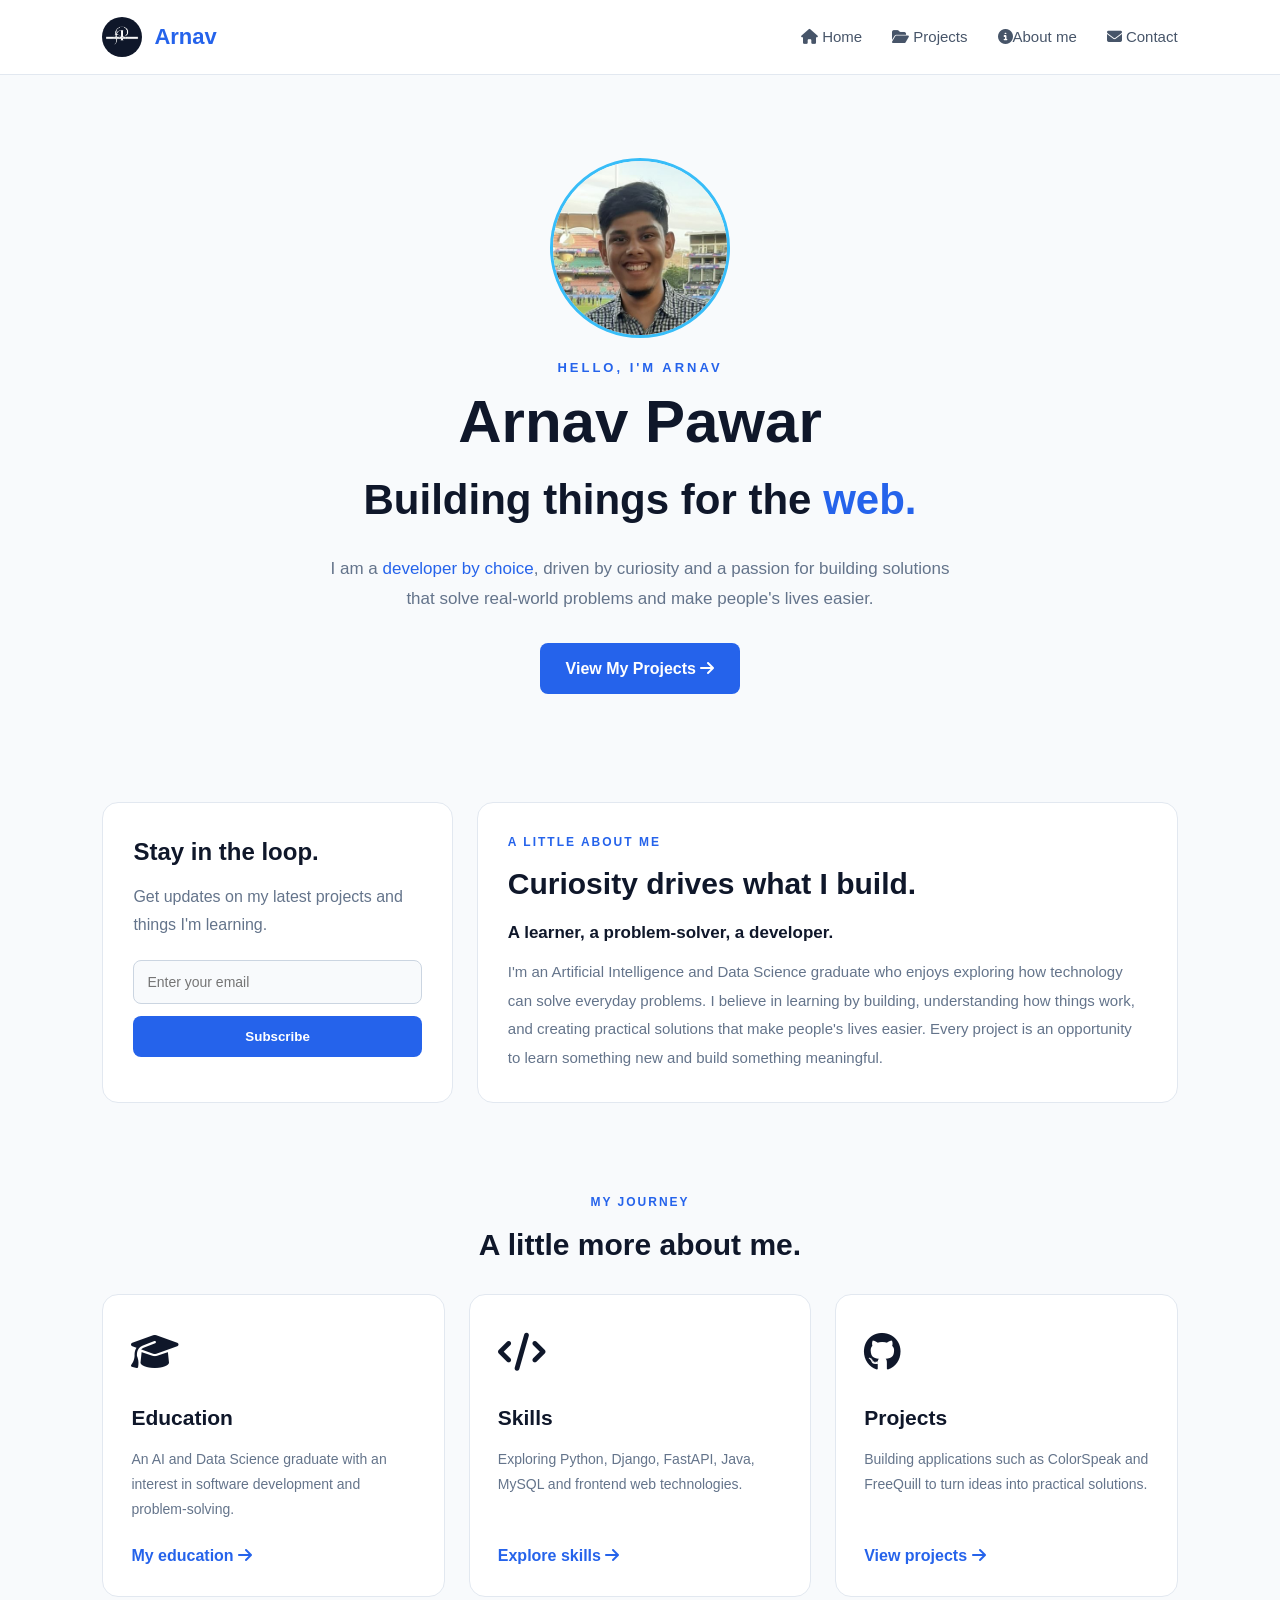
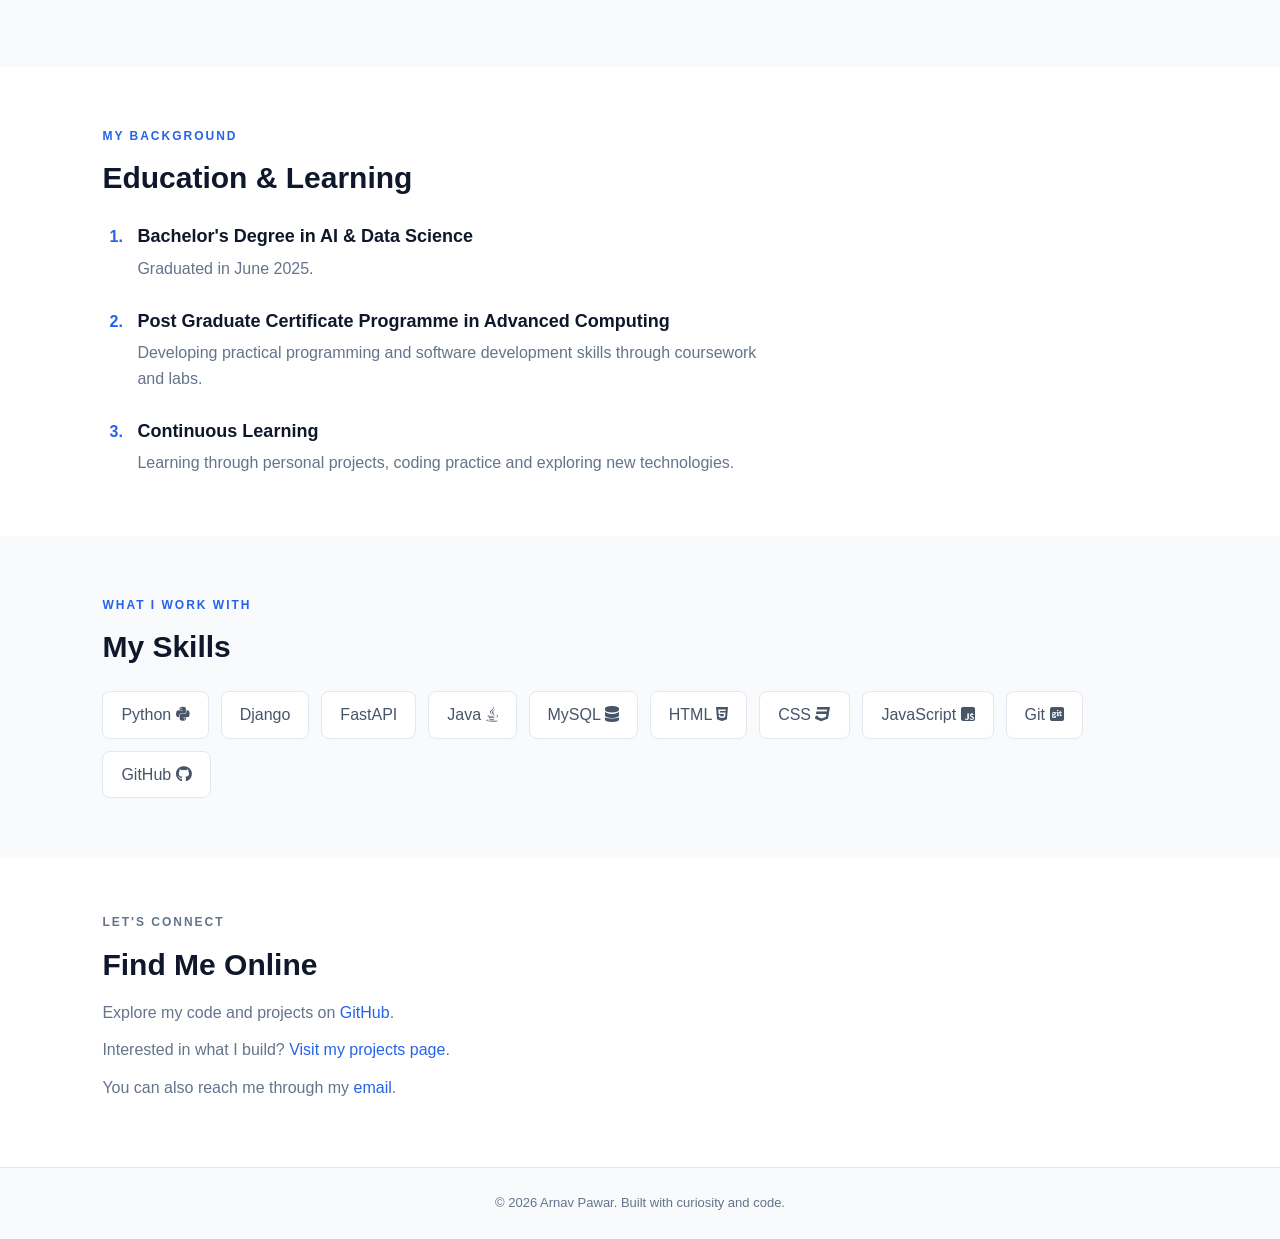
<file: index.html>
<!DOCTYPE html>
<html lang="en">
<head>
    <meta charset="UTF-8">
    <meta name="viewport" content="width=device-width, initial-scale=1.0">
    <meta name="description" content="Arnav Pawar's developer portfolio, projects, skills and education.">
    <link rel="stylesheet" href="https://cdnjs.cloudflare.com/ajax/libs/font-awesome/6.7.2/css/all.min.css"/>

    <title>Arnav Pawar | Developer Portfolio</title>
    <link rel="stylesheet" href="style.css">
</head>
<body>

  
    <header class="navbar">
        <a href="index.html" class="logo">
            <img src="logo.png" alt="Arnav logo">
            <span>Arnav</span>
        </a>

        <nav>
            <ul class="nav-links">
                <li><a href="index.html"> <i class="fa-solid fa-house" aria-hidden="true"></i> Home</a> </li>
                <li><a href="projects.html">  <i class="fa-solid fa-folder-open" aria-hidden="true"></i> Projects</a></li>
                <li><a href="#about"><i class="fa-solid fa-circle-info"></i>About me</a></li>
                <li><a href="contact.html">  <i class="fa-solid fa-envelope" aria-hidden="true"></i> Contact</a></li>
            </ul>
        </nav>
    </header>

    <main>

   
        <section id="home" class="hero">

            <img
                src="x_profile_self.jpg"
                alt="Profile photo of Arnav Pawar"
                width="180"
                height="180"
                class="profile-photo"
            >

            <p class="intro">HELLO, I'M ARNAV</p>

            <h1>Arnav Pawar</h1>

            <h2 class="hero-heading">
                Building things for the <span>web.</span>
            </h2>

            <p class="hero-description">
                I am a <span class="highlight">developer by choice</span>,
                driven by curiosity and a passion for building solutions
                that solve real-world problems and make people's lives easier.
            </p>

            <a href="projects.html" class="hero-btn">
                View My Projects <i class="fa-solid fa-arrow-right"></i>
            </a>

        </section>

   
        <section class="middle-row">

            <div class="subscribe-box">
                <h2>Stay in the loop.</h2>

                <p>
                    Get updates on my latest projects and things I'm learning.
                </p>

                <form action="#" method="get">
                    <input
                        type="email"
                        name="email"
                        placeholder="Enter your email"
                        aria-label="Email address"
                        required
                    >

                    <button type="submit">Subscribe</button>
                </form>
            </div>

            <div class="about-box" id="about">
                <p class="section-label">A LITTLE ABOUT ME</p>

                <h2>Curiosity drives what I build.</h2>

                <h3>A learner, a problem-solver, a developer.</h3>

                <p>
                    I'm an Artificial Intelligence and Data Science graduate
                    who enjoys exploring how technology can solve everyday
                    problems. I believe in learning by building, understanding
                    how things work, and creating practical solutions that
                    make people's lives easier. Every project is an opportunity
                    to learn something new and build something meaningful.
                </p>
            </div>

        </section>


        <section class="card-section">

            <div class="card-heading">
                <p class="section-label">MY JOURNEY</p>
                <h2>A little more about me.</h2>
            </div>

            <div class="card-row">

            
                <article class="info-card">
                    <div class="card-icon" aria-hidden="true">  <i class="fa-solid fa-graduation-cap" aria-hidden="true"></i></div>

                    <h3>Education</h3>

                    <p>
                        An AI and Data Science graduate with an interest
                        in software development and problem-solving.
                    </p>

                    <a href="#education">My education <i class="fa-solid fa-arrow-right"></i></a>
                </article>

              
                <article class="info-card">
                    <div class="card-icon" aria-hidden="true"><i class="fa-solid fa-code" aria-hidden="true"></i></div>

                    <h3>Skills</h3>

                    <p>
                        Exploring Python, Django, FastAPI, Java, MySQL
                        and frontend web technologies.
                    </p>

                    <a href="#skills">Explore skills <i class="fa-solid fa-arrow-right"></i></a>
                </article>

                <article class="info-card">
                    <div class="card-icon" aria-hidden="true"><i class="fa-brands fa-github" aria-hidden="true"></i></div>

                    <h3>Projects</h3>

                    <p>
                        Building applications such as ColorSpeak and
                        FreeQuill to turn ideas into practical solutions.
                    </p>

                    <a href="projects.html">View projects <i class="fa-solid fa-arrow-right"></i></a>
                </article>

            </div>
        </section>

      
        <section class="education-section" id="education">

            <p class="section-label">MY BACKGROUND</p>
            <h2>Education & Learning</h2>

            <ol class="education-list">
                <li>
                    <h3>Bachelor's Degree in AI & Data Science</h3>
                    <p>
                        Graduated in June 2025.
                    </p>
                </li>

                <li>
                    <h3>Post Graduate Certificate Programme in Advanced Computing</h3>
                    <p>
                        Developing practical programming and software
                        development skills through coursework and labs.
                    </p>
                </li>

                <li>
                    <h3>Continuous Learning</h3>
                    <p>
                        Learning through personal projects, coding practice
                        and exploring new technologies.
                    </p>
                </li>
            </ol>

        </section>

   
        <section class="skills-section" id="skills">

            <p class="section-label">WHAT I WORK WITH</p>
            <h2>My Skills</h2>

            <ul class="skills-list">
                <li>Python <i class="fa-brands fa-python"></i></li>
                <li>Django</li>
                <li>FastAPI</li>
                <li>Java <i class="fa-brands fa-java"></i></li>
                <li>MySQL <i class="fa-solid fa-database"></i> </li>
                <li>HTML <i class="fa-brands fa-html5"></i></li>
                <li>CSS <i class="fa-brands fa-css3"></i></li>
                <li>JavaScript <i class="fa-brands fa-square-js"></i></li>
                <li>Git <i class="fa-brands fa-square-git"></i></li>
                <li>GitHub <i class="fa-brands fa-github"></i></li>
            </ul>

        </section>

   
        <section class="links-section" id="contact">

            <p class="section-label">LET'S CONNECT</p>
            <h2>Find Me Online</h2>

            <p>
                Explore my code and projects on
                <a  href="https://github.com/Arnav1333" target="_blank" rel="noopener noreferrer">GitHub</a>.
            </p>

            <p>
                Interested in what I build?
                <a href="projects.html">Visit my projects page</a>.
            </p>

            <p>
                You can also reach me through my
                <a href="mailto:pawar.arnav1333@gmail.com">email</a>.
            </p>

        </section>

    </main>

  
    <footer class="footer">
        <p>© 2026 Arnav Pawar. Built with curiosity and code.</p>
    </footer>

</body>
</html>
</file>
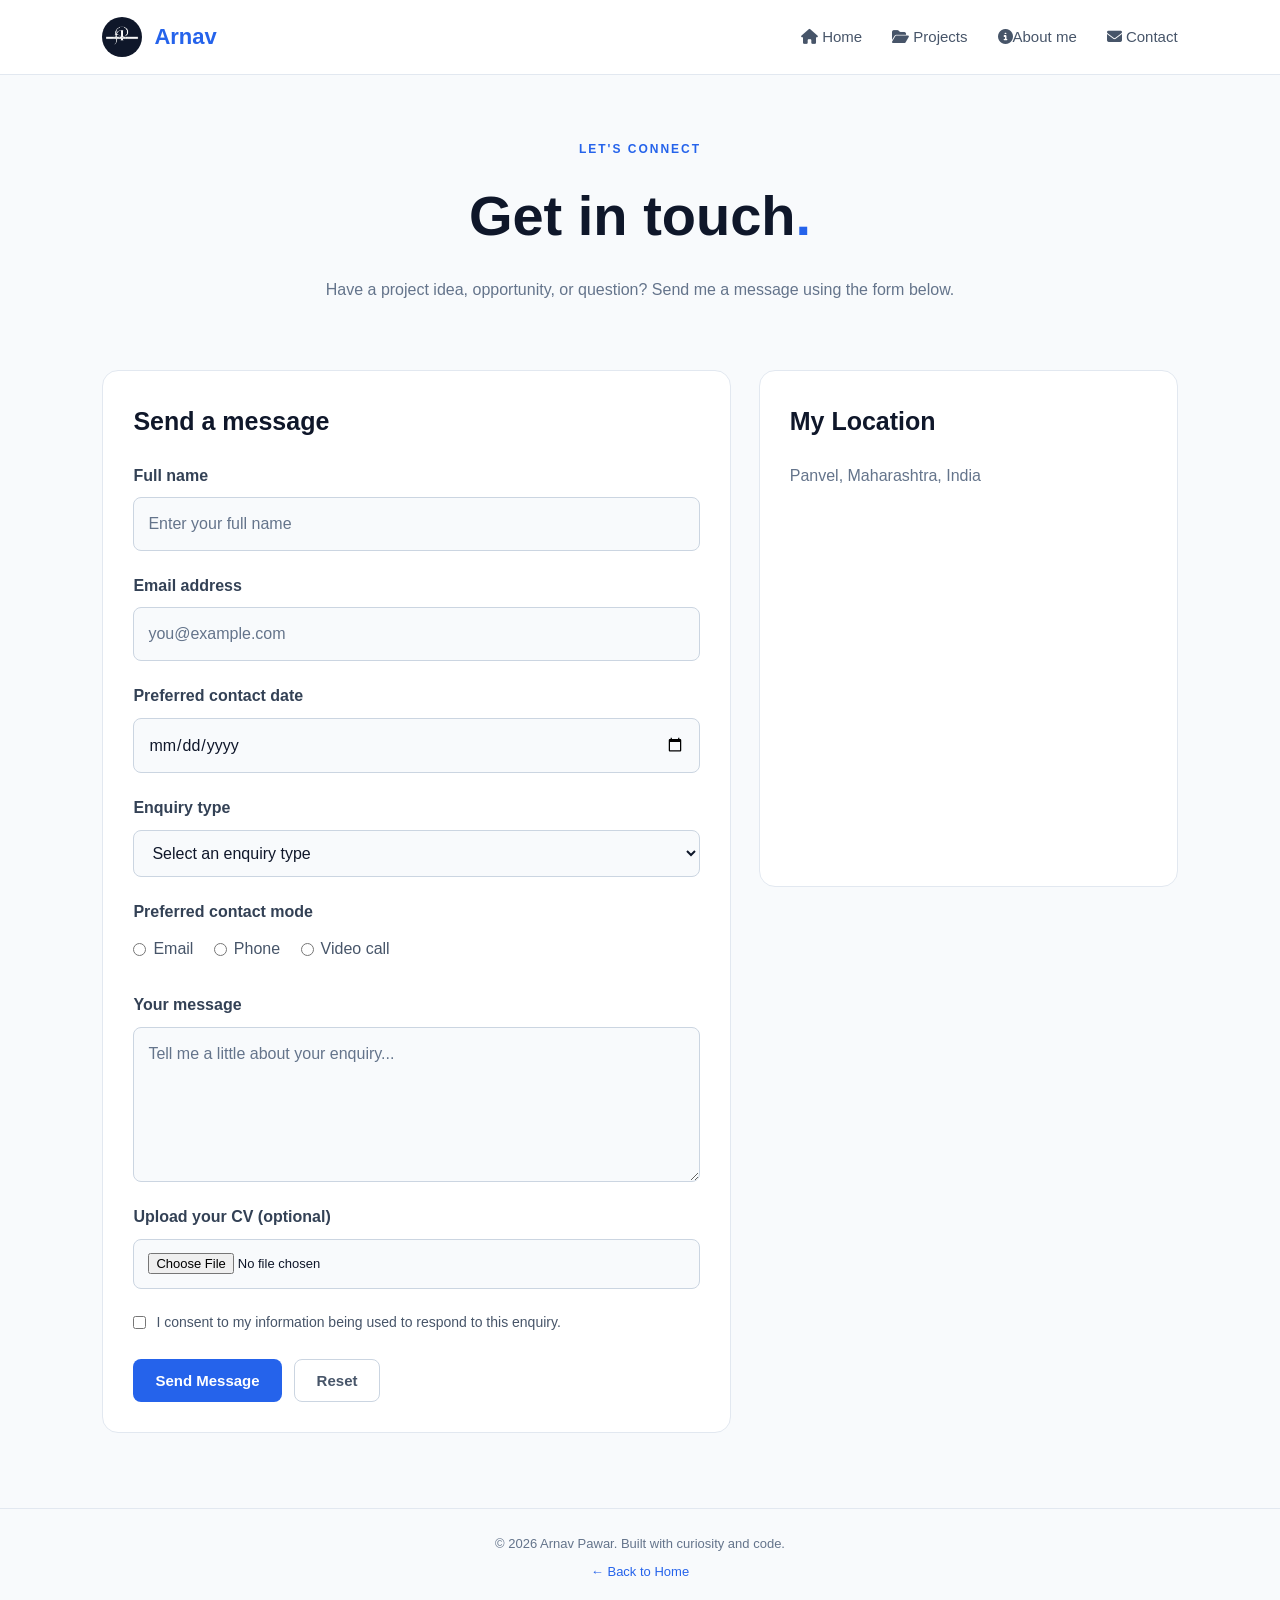
<file: contact.html>
<!DOCTYPE html>
<html lang="en">
<head>
    <meta charset="UTF-8">
    <meta name="viewport" content="width=device-width, initial-scale=1.0">
    <title>Contact | Arnav Pawar</title>
    <link rel="stylesheet" href="https://cdnjs.cloudflare.com/ajax/libs/font-awesome/6.7.2/css/all.min.css"/>
    <link rel="stylesheet" href="style.css">
</head>
<body>

    <header class="navbar">
        <a href="index.html" class="logo">
            <img src="logo.png" alt="Arnav logo">
            <span>Arnav</span>
        </a>

        <nav>
            <ul class="nav-links">
                <li><a href="index.html"> <i class="fa-solid fa-house" aria-hidden="true"></i> Home</a> </li>
                <li><a href="projects.html">  <i class="fa-solid fa-folder-open" aria-hidden="true"></i> Projects</a></li>
                <li><a href="index.html"><i class="fa-solid fa-circle-info"></i>About me</a></li>
                <li><a href="contact.html">  <i class="fa-solid fa-envelope" aria-hidden="true"></i> Contact</a></li>
            </ul>
        </nav>
    </header>

    <main class="contact-page">

        <section class="contact-hero">
            <p class="section-label">LET'S CONNECT</p>
            <h1>Get in touch<span>.</span></h1>
            <p>
                Have a project idea, opportunity, or question?
                Send me a message using the form below.
            </p>
        </section>

        <section class="contact-layout">

          
            <div class="contact-form-box">
                <h2>Send a message</h2>

                <form
                    id="contact-form"
                    action="https://example.com/submit-contact"
                    method="post"
                    enctype="multipart/form-data"
                >

           
                    <div class="form-group">
                        <label for="name">Full name</label>
                        <input
                            type="text"
                            id="name"
                            name="name"
                            placeholder="Enter your full name"
                            autocomplete="name"
                            required
                        >
                    </div>

       
                    <div class="form-group">
                        <label for="email">Email address</label>
                        <input
                            type="email"
                            id="email"
                            name="email"
                            placeholder="you@example.com"
                            autocomplete="email"
                            required
                        >
                    </div>

               
                    <div class="form-group">
                        <label for="contact-date">
                            Preferred contact date
                        </label>
                        <input
                            type="date"
                            id="contact-date"
                            name="contact-date"
                            required
                        >
                    </div>

       
                    <div class="form-group">
                        <label for="enquiry-type">Enquiry type</label>
                        <select
                            id="enquiry-type"
                            name="enquiry-type"
                            required
                        >
                            <option value="" disabled selected>
                                Select an enquiry type
                            </option>
                            <option value="job">Job opportunity</option>
                            <option value="project">Project collaboration</option>
                            <option value="question">General question</option>
                            <option value="other">Other</option>
                        </select>
                    </div>

                    <fieldset class="form-group radio-group">
                        <legend>Preferred contact mode</legend>

                        <div class="radio-option">
                            <input
                                type="radio"
                                id="contact-email"
                                name="contact-mode"
                                value="email"
                                required
                            >
                            <label for="contact-email">Email</label>
                        </div>

                        <div class="radio-option">
                            <input
                                type="radio"
                                id="contact-phone"
                                name="contact-mode"
                                value="phone"
                            >
                            <label for="contact-phone">Phone</label>
                        </div>

                        <div class="radio-option">
                            <input
                                type="radio"
                                id="contact-video"
                                name="contact-mode"
                                value="video-call"
                            >
                            <label for="contact-video">Video call</label>
                        </div>
                    </fieldset>

   
                    <div class="form-group">
                        <label for="message">Your message</label>
                        <textarea
                            id="message"
                            name="message"
                            rows="5"
                            placeholder="Tell me a little about your enquiry..."
                            required
                        ></textarea>
                    </div>

             
                    <div class="form-group">
                        <label for="cv">Upload your CV (optional)</label>
                        <input
                            type="file"
                            id="cv"
                            name="cv"
                            accept=".pdf,.doc,.docx"
                        >
                    </div>

               
                    <div class="consent-option">
                        <input
                            type="checkbox"
                            id="consent"
                            name="consent"
                            value="yes"
                            required
                        >
                        <label for="consent">
                            I consent to my information being used
                            to respond to this enquiry.
                        </label>
                    </div>

             
                    <div class="form-buttons">
                        <button type="submit">Send Message</button>
                        <button type="reset" class="reset-btn">Reset</button>
                    </div>

                </form>
            </div>

   
            <aside class="contact-map-box">
                <h2>My Location</h2>
                <p>Panvel, Maharashtra, India</p>

                <iframe
                    id="city-map"
                    title="Map of Panvel, Maharashtra"
                    src="https://maps.google.com/maps?q=Panvel%2C%20Maharashtra%2C%20India&output=embed"
                    width="100%"
                    height="350"
                    style="border:0;"
                    loading="lazy"
                    referrerpolicy="no-referrer-when-downgrade"
                    allowfullscreen
                ></iframe>
            </aside>

        </section>

    </main>

    <footer class="footer">
        <p>© 2026 Arnav Pawar. Built with curiosity and code.</p>
        <p><a href="index.html">← Back to Home</a></p>
    </footer>

</body>
</html>
</file>
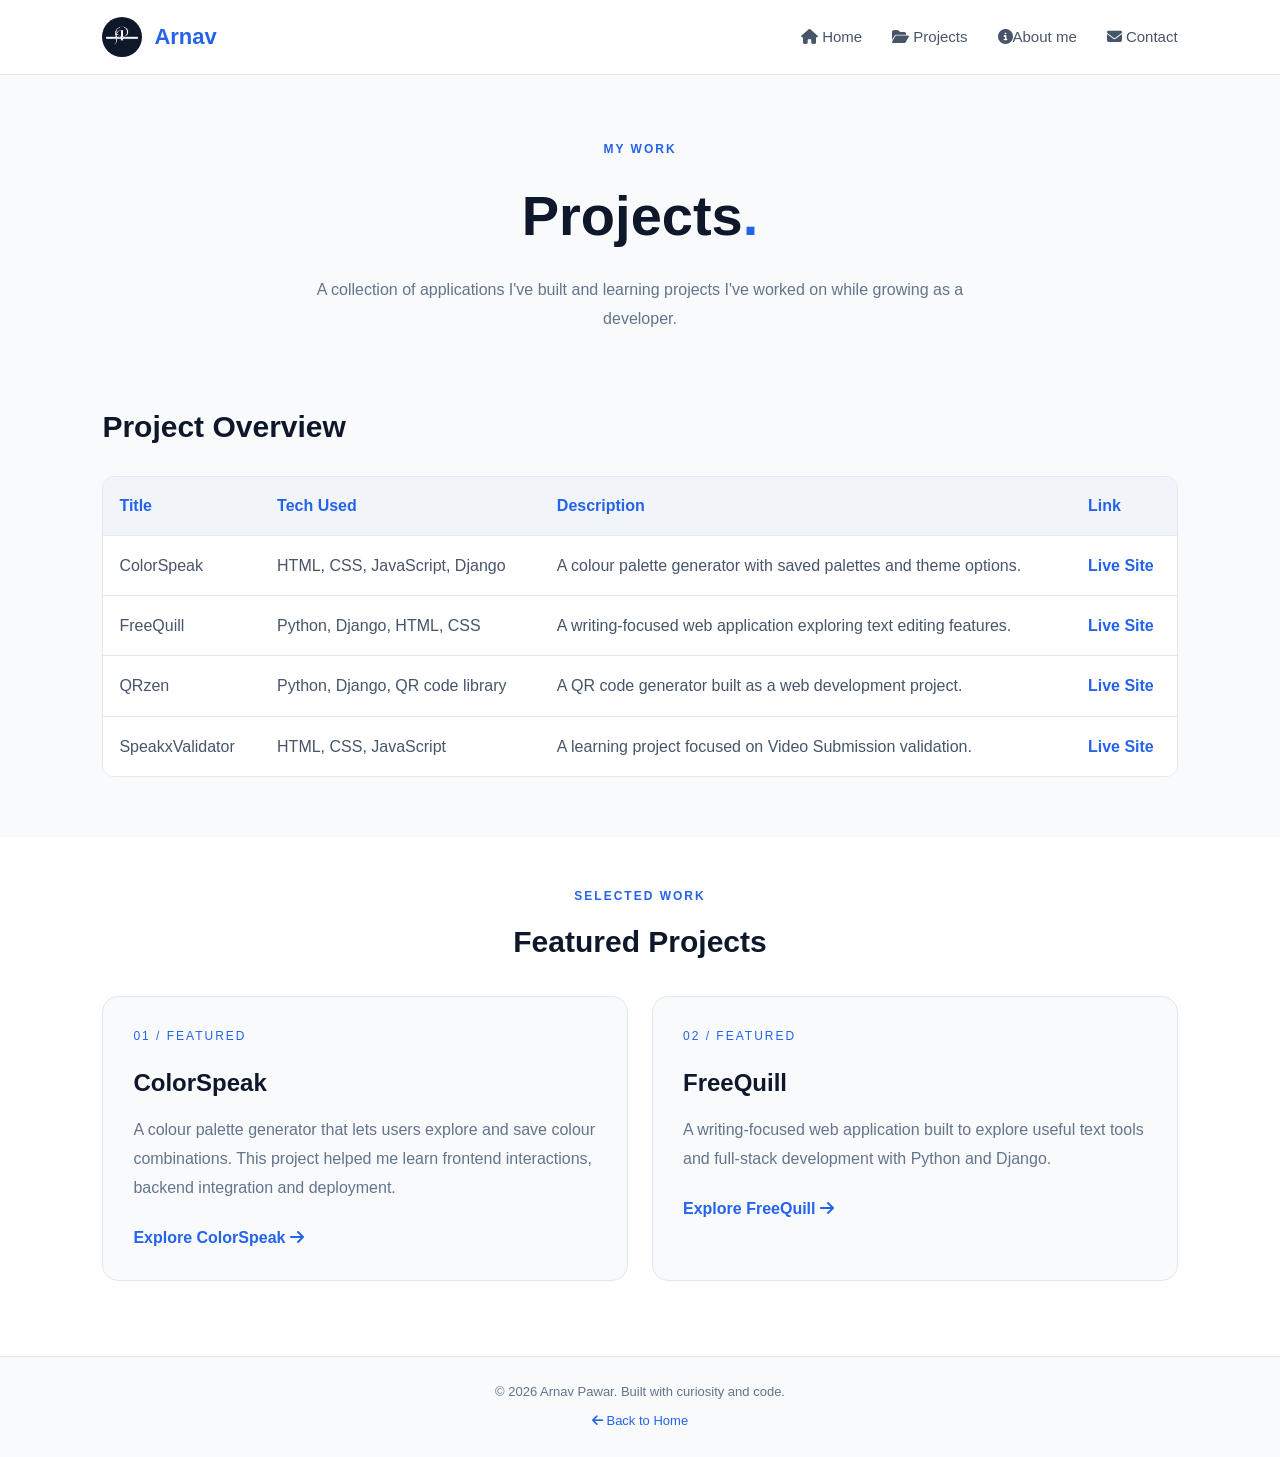
<file: projects.html>
<!DOCTYPE html>
<html lang="en">
<head>
    <meta charset="UTF-8">
    <meta name="viewport" content="width=device-width, initial-scale=1.0">
    <title>Projects | Arnav Pawar</title>
    <link rel="stylesheet" href="https://cdnjs.cloudflare.com/ajax/libs/font-awesome/6.7.2/css/all.min.css"/>
    <link rel="stylesheet" href="style.css">
</head>
<body>

    <header class="navbar">
        <a href="index.html" class="logo">
            <img src="logo.png" alt="Arnav logo">
            <span>Arnav</span>
        </a>

        <nav>
            <ul class="nav-links">
                <li><a href="index.html"> <i class="fa-solid fa-house" aria-hidden="true"></i> Home</a> </li>
                <li><a href="projects.html">  <i class="fa-solid fa-folder-open" aria-hidden="true"></i> Projects</a></li>
                <li><a href="index.html"><i class="fa-solid fa-circle-info"></i>About me</a></li>
                <li><a href="contact.html">  <i class="fa-solid fa-envelope" aria-hidden="true"></i> Contact</a></li>
            </ul>
        </nav>
    </header>

    <main class="projects-page">

        <section class="projects-hero">
            <p class="section-label">MY WORK</p>
            <h1>Projects<span>.</span></h1>
            <p>
                A collection of applications I've built and learning
                projects I've worked on while growing as a developer.
            </p>
        </section>

        <!-- Projects Table -->
        <section class="project-table-section">
            <h2>Project Overview</h2>

            <div class="table-container">
                <table>
                    <thead>
                        <tr>
                            <th scope="col">Title</th>
                            <th scope="col">Tech Used</th>
                            <th scope="col">Description</th>
                            <th scope="col">Link</th>
                        </tr>
                    </thead>

                    <tbody>
                        <tr>
                            <td>ColorSpeak</td>
                            <td>HTML, CSS, JavaScript, Django</td>
                            <td>
                                A colour palette generator with saved
                                palettes and theme options.
                            </td>
                            <td>
                                <a href="https://colorspeak.netlify.app"
                                   target="_blank"
                                   rel="noopener noreferrer">Live Site</a>
                            </td>
                        </tr>

                        <tr>
                            <td>FreeQuill</td>
                            <td>Python, Django, HTML, CSS</td>
                            <td>
                                A writing-focused web application
                                exploring text editing features.
                            </td>
                            <td>
                                <a href="https://blog-web-eez4.onrender.com/"
                                   target="_blank"
                                   rel="noopener noreferrer">Live Site</a>
                            </td>
                        </tr>

                        <tr>
                            <td>QRzen</td>
                            <td>Python, Django, QR code library</td>
                            <td>
                                A QR code generator built as a
                                web development project.
                            </td>
                            <td>
                                <a href="https://qrcodegenerator-q5nn.onrender.com/"
                                   target="_blank"
                                   rel="noopener noreferrer">Live Site</a>
                            </td>
                        </tr>

                        <tr>
                            <td>SpeakxValidator</td>
                            <td>HTML, CSS, JavaScript</td>
                            <td>
                                A learning project focused on Video Submission validation.
                            </td>
                            <td>
                                <a href="https://speakxvalidator.netlify.app/"
                                   target="_blank"
                                   rel="noopener noreferrer">Live Site</a>
                            </td>
                        </tr>
                    </tbody>
                </table>
            </div>
        </section>

   
        <section class="featured-projects">
            <div class="featured-heading">
                <p class="section-label">SELECTED WORK</p>
                <h2>Featured Projects</h2>
            </div>

            <div class="featured-grid">

                <article class="featured-card">
                    <p class="project-number">01 / FEATURED</p>
                    <h3>ColorSpeak</h3>
                    <p>
                        A colour palette generator that lets users
                        explore and save colour combinations. This
                        project helped me learn frontend interactions,
                        backend integration and deployment.
                    </p>
                    <a href="https://colorspeak.netlify.app"
                       target="_blank"
                       rel="noopener noreferrer">
                        Explore ColorSpeak <i class="fa-solid fa-arrow-right"></i>
                    </a>
                </article>

                <article class="featured-card">
                    <p class="project-number">02 / FEATURED</p>
                    <h3>FreeQuill</h3>
                    <p>
                        A writing-focused web application built to
                        explore useful text tools and full-stack
                        development with Python and Django.
                    </p>
                    <a href="https://blog-web-eez4.onrender.com"
                       target="_blank"
                       rel="noopener noreferrer">
                        Explore FreeQuill <i class="fa-solid fa-arrow-right"></i>
                    </a>
                </article>

            </div>
        </section>

    </main>

    <footer class="footer">
        <p>© 2026 Arnav Pawar. Built with curiosity and code.</p>
        <p><a href="index.html"><i class="fa-solid fa-arrow-left"></i> Back to Home</a></p>
    </footer>

</body>
</html>
</file>
<file: style.css>
* {
    margin: 0;
    padding: 0;
    box-sizing: border-box;
}


body {
    font-family: Arial, sans-serif;
    background-color: #f8fafc;
    color: #0f172a;
    line-height: 1.6;
}

a {
    transition: color 0.3s ease, background-color 0.3s ease;
}



.navbar {
    position: fixed;
    top: 0;
    left: 0;
    width: 100%;
    height: 75px;

    display: flex;
    justify-content: space-between;
    align-items: center;

    padding: 0 8%;
    background-color: #ffffff;
    border-bottom: 1px solid #e2e8f0;
    z-index: 1000;
}

.logo {
    display: flex;
    align-items: center;
    gap: 12px;

    color: #2563eb;
    text-decoration: none;
    font-size: 22px;
    font-weight: bold;
}

.logo img {
    width: 40px;
    height: 40px;
    object-fit: cover;
    border-radius: 50%;
}

.nav-links {
    display: flex;
    align-items: center;
    gap: 30px;
    list-style: none;
}

.nav-links a {
    color: #475569;
    text-decoration: none;
    font-size: 15px;
}

.nav-links a:hover {
    color: #2563eb;
}



main {
    padding-top: 75px;
}

.hero {
    min-height: 78vh;

    display: flex;
    flex-direction: column;
    justify-content: center;
    align-items: center;

    text-align: center;
    padding: 45px 20px;
}

.profile-photo {
    width: 180px;
    height: 180px;
    object-fit: cover;
    border-radius: 50%;
    border: 3px solid #38bdf8;
    margin-bottom: 20px;
}

.intro {
    color: #2563eb;
    font-size: 13px;
    font-weight: bold;
    letter-spacing: 3px;
    margin-bottom: 8px;
}

.hero h1 {
    font-size: clamp(36px, 5vw, 60px);
    line-height: 1.2;
    margin-bottom: 8px;
}

.hero-heading {
    font-size: clamp(25px, 4vw, 42px);
    margin-bottom: 20px;
}

.hero-heading span,
.highlight {
    color: #2563eb;
}

.hero-description {
    max-width: 650px;
    color: #64748b;
    font-size: 17px;
    line-height: 1.8;
    margin-bottom: 28px;
}

.hero-btn {
    display: inline-block;
    padding: 13px 26px;

    background-color: #2563eb;
    color: #ffffff;

    text-decoration: none;
    font-weight: bold;
    border-radius: 8px;
}

.hero-btn:hover {
    background-color: #1d4ed8;
    transform: translateY(-2px);
}



.section-label {
    color: #2563eb;
    font-size: 12px;
    letter-spacing: 2px;
    font-weight: bold;
    margin-bottom: 12px;
}

.about-box h2,
.card-heading h2,
.education-section h2,
.skills-section h2,
.links-section h2 {
    font-size: 30px;
    line-height: 1.3;
    margin-bottom: 16px;
}




.middle-row {
    display: grid;
    grid-template-columns: 1fr 2fr;
    gap: 24px;

    padding: 25px 8% 45px;
    align-items: stretch;
}

.subscribe-box,
.about-box {
    background-color: #ffffff;
    border: 1px solid #e2e8f0;
    border-radius: 16px;
    padding: 30px;
}

.subscribe-box h2 {
    font-size: 24px;
    margin-bottom: 12px;
}

.subscribe-box p {
    color: #64748b;
    margin-bottom: 22px;
    line-height: 1.7;
}

.subscribe-box form {
    display: flex;
    flex-direction: column;
    gap: 12px;
}

.subscribe-box input {
    width: 100%;
    padding: 13px;

    border: 1px solid #cbd5e1;
    border-radius: 8px;

    background-color: #f8fafc;
    color: #0f172a;
    font-size: 14px;
}

.subscribe-box input:focus {
    outline: 2px solid #2563eb;
    outline-offset: 2px;
}

.subscribe-box button {
    padding: 13px;
    border: none;
    border-radius: 8px;

    background-color: #2563eb;
    color: #ffffff;

    font-weight: bold;
    cursor: pointer;
}

.subscribe-box button:hover {
    background-color: #1d4ed8;
}

.about-box h3 {
    font-size: 17px;
    margin-bottom: 12px;
}

.about-box > p:last-child {
    color: #64748b;
    font-size: 15px;
    line-height: 1.9;
}


.card-section {
    padding: 45px 8% 70px;
}

.card-heading {
    text-align: center;
    margin-bottom: 30px;
}

.card-row {
    display: grid;
    grid-template-columns: repeat(3, 1fr);
    gap: 24px;
}

.info-card {
    display: flex;
    flex-direction: column;
    align-items: flex-start;

    background-color: #ffffff;
    border: 1px solid #e2e8f0;
    border-radius: 16px;
    padding: 28px;

    transition: transform 0.3s ease,
                border-color 0.3s ease;
}

.info-card:hover {
    transform: translateY(-5px);
    border-color: #2563eb;
}

.card-icon {
    font-size: 38px;
    margin-bottom: 18px;
}

.info-card h3 {
    font-size: 21px;
    margin-bottom: 12px;
}

.info-card p {
    color: #64748b;
    font-size: 14px;
    line-height: 1.8;
    margin-bottom: 20px;
}

.info-card a {
    color: #2563eb;
    text-decoration: none;
    font-weight: bold;
    margin-top: auto;
}

.info-card a:hover {
    color: #1d4ed8;
}



.education-section {
    padding: 60px 8%;
    background-color: #ffffff;
}

.education-list {
    padding-left: 25px;
    margin-top: 25px;
}

.education-list li {
    padding: 0 0 25px 10px;
}

.education-list li:last-child {
    padding-bottom: 0;
}

.education-list li::marker {
    color: #2563eb;
    font-weight: bold;
}

.education-list h3 {
    font-size: 18px;
    margin-bottom: 5px;
}

.education-list p {
    color: #64748b;
    max-width: 650px;
}



.skills-section {
    padding: 60px 8%;
}

.skills-list {
    display: flex;
    flex-wrap: wrap;
    gap: 12px;
    cursor: pointer;

    list-style: none;
    margin-top: 25px;
}

.skills-list li {
    background-color: #ffffff;
    border: 1px solid #e2e8f0;
    border-radius: 8px;

    padding: 10px 18px;
    color: #475569;
}

.skills-list li:hover {
    border-color: #2563eb;
    color: #2563eb;
}



.links-section {
    padding: 55px 8%;
    background-color: #ffffff;
}

.links-section p {
    color: #64748b;
    margin-bottom: 12px;
}

.links-section a {
    color: #2563eb;
    text-decoration: none;
}

.links-section a:hover {
    color: #1d4ed8;
    text-decoration: underline;
}


.footer {
    padding: 25px 8%;
    text-align: center;
    border-top: 1px solid #e2e8f0;
    color: #64748b;
    font-size: 13px;
}


@media (max-width: 900px) {
    .navbar {
        padding: 0 5%;
    }

    .middle-row {
        grid-template-columns: 1fr 1.5fr;
        padding-left: 5%;
        padding-right: 5%;
    }

    .card-section {
        padding-left: 5%;
        padding-right: 5%;
    }

    .card-row {
        gap: 16px;
    }

    .info-card {
        padding: 22px;
    }
}


@media (max-width: 650px) {
    .navbar {
        height: auto;
        min-height: 75px;
        padding: 12px 4%;
        gap: 12px;
    }

    .logo {
        gap: 8px;
        font-size: 17px;
    }

    .logo img {
        width: 32px;
        height: 32px;
    }

    .nav-links {
        gap: 10px;
    }

    .nav-links a {
        font-size: 11px;
    }

    main {
        padding-top: 75px;
    }

    .hero {
        min-height: auto;
        padding: 65px 20px;
    }

    .profile-photo {
        width: 135px;
        height: 135px;
    }

    .hero-description {
        font-size: 15px;
    }

    .middle-row {
        grid-template-columns: 1fr;
        padding: 20px 5% 35px;
        gap: 18px;
    }

    .subscribe-box,
    .about-box {
        padding: 24px;
    }

    .card-section {
        padding: 40px 5%;
    }

    .card-row {
        grid-template-columns: 1fr;
    }

    .education-section,
    .skills-section,
    .links-section {
        padding: 45px 5%;
    }

    .about-box h2,
    .card-heading h2,
    .education-section h2,
    .skills-section h2,
    .links-section h2 {
        font-size: 26px;
    }
}



/* =========================
   PROJECTS PAGE
========================= */

.projects-page {
    padding-top: 75px;
}

.projects-hero,
.contact-hero {
    padding: 65px 8% 40px;
    text-align: center;
}

.projects-hero h1,
.contact-hero h1 {
    font-size: clamp(38px, 5vw, 56px);
    margin-bottom: 15px;
}

.projects-hero h1 span,
.contact-hero h1 span {
    color: #2563eb;
}

.projects-hero > p:last-child,
.contact-hero > p:last-child {
    max-width: 650px;
    margin: 0 auto;
    color: #64748b;
    line-height: 1.8;
}

/* Projects table */

.project-table-section {
    padding: 30px 8% 60px;
}

.project-table-section h2,
.featured-heading h2 {
    font-size: 30px;
    margin-bottom: 25px;
}

.table-container {
    width: 100%;
    overflow-x: auto;
    border: 1px solid #e2e8f0;
    border-radius: 12px;
}

.table-container table {
    width: 100%;
    min-width: 700px;
    border-collapse: collapse;
    text-align: left;
}

.table-container th {
    padding: 16px;
    background-color: #f1f5f9;
    color: #2563eb;
}

.table-container td {
    padding: 16px;
    border-top: 1px solid #e2e8f0;
    color: #475569;
    line-height: 1.7;
    vertical-align: top;
}

.table-container tbody tr {
    background-color: #ffffff;
}

.table-container tbody tr:hover {
    background-color: #f1f5f9;
}

.table-container td a {
    color: #2563eb;
    text-decoration: none;
    font-weight: bold;
}


.featured-projects {
    padding: 50px 8% 75px;
    background-color: #ffffff;
}

.featured-heading {
    text-align: center;
    margin-bottom: 30px;
}

.featured-grid {
    display: grid;
    grid-template-columns: repeat(2, minmax(0, 1fr));
    gap: 24px;
}

.featured-card {
    padding: 30px;
    background-color: #f8fafc;
    border: 1px solid #e2e8f0;
    border-radius: 16px;
    transition: transform 0.3s ease,
                border-color 0.3s ease;
}

.featured-card:hover {
    transform: translateY(-5px);
    border-color: #2563eb;
}

.project-number {
    color: #2563eb;
    font-size: 12px;
    letter-spacing: 2px;
    margin-bottom: 18px;
}

.featured-card h3 {
    font-size: 24px;
    margin-bottom: 14px;
}

.featured-card > p:not(.project-number) {
    color: #64748b;
    line-height: 1.8;
    margin-bottom: 22px;
}

.featured-card a {
    color: #2563eb;
    text-decoration: none;
    font-weight: bold;
}



.contact-page {
    padding-top: 75px;
}

.contact-layout {
    display: grid;
    grid-template-columns: minmax(0, 1.2fr) minmax(0, 0.8fr);
    align-items: start;
    gap: 28px;
    padding: 25px 8% 75px;
}

.contact-form-box,
.contact-map-box {
    min-width: 0;
    padding: 30px;
    background-color: #ffffff;
    border: 1px solid #e2e8f0;
    border-radius: 16px;
}

.contact-form-box h2,
.contact-map-box h2 {
    font-size: 25px;
    margin-bottom: 22px;
}

.contact-map-box > p {
    color: #64748b;
    margin-bottom: 18px;
}

.contact-map-box iframe {
    display: block;
    width: 100%;
    max-width: 100%;
    border-radius: 10px;
}

/* Form fields */

.form-group {
    margin-bottom: 22px;
}

.form-group > label,
.form-group legend {
    display: block;
    color: #334155;
    font-weight: bold;
    margin-bottom: 9px;
}

.form-group input:not([type="radio"]),
.form-group select,
.form-group textarea {
    display: block;
    width: 100%;
    padding: 13px 14px;

    background-color: #f8fafc;
    color: #0f172a;

    border: 1px solid #cbd5e1;
    border-radius: 8px;

    font: inherit;
}

.form-group input[type="file"] {
    font-size: 13px;
}

.form-group textarea {
    resize: vertical;
    min-height: 130px;
}

.form-group input::placeholder,
.form-group textarea::placeholder {
    color: #64748b;
}

.form-group input:focus,
.form-group select:focus,
.form-group textarea:focus {
    outline: 2px solid #2563eb;
    outline-offset: 2px;
}

.form-group select option {
    background-color: #ffffff;
    color: #0f172a;
}



.radio-group {
    border: none;
    padding: 0;
}

.radio-group legend {
    margin-bottom: 12px;
}

.radio-option {
    display: inline-flex;
    align-items: center;
    gap: 7px;
    margin: 0 16px 8px 0;
}

.radio-option input {
    accent-color: #2563eb;
}

.radio-option label {
    color: #475569;
}



.consent-option {
    display: flex;
    align-items: flex-start;
    gap: 10px;
    margin-bottom: 24px;
}

.consent-option input {
    margin-top: 5px;
    accent-color: #2563eb;
}

.consent-option label {
    color: #475569;
    font-size: 14px;
    line-height: 1.7;
}



.form-buttons {
    display: flex;
    flex-wrap: wrap;
    gap: 12px;
}

.form-buttons button {
    padding: 12px 22px;
    border: none;
    border-radius: 8px;

    background-color: #2563eb;
    color: #ffffff;

    font-size: 15px;
    font-weight: bold;
    cursor: pointer;
}

.form-buttons button:hover {
    background-color: #1d4ed8;
}

.form-buttons .reset-btn {
    background-color: transparent;
    color: #475569;
    border: 1px solid #cbd5e1;
}

.form-buttons .reset-btn:hover {
    background-color: #f1f5f9;
}



.footer a {
    display: inline-block;
    margin-top: 8px;
    color: #2563eb;
    text-decoration: none;
}


@media (max-width: 900px) {
    .contact-layout {
        grid-template-columns: 1fr;
        padding-left: 5%;
        padding-right: 5%;
    }

    .project-table-section,
    .featured-projects {
        padding-left: 5%;
        padding-right: 5%;
    }
}

@media (max-width: 650px) {
    .projects-hero,
    .contact-hero {
        padding: 45px 5% 30px;
    }

    .featured-grid {
        grid-template-columns: 1fr;
    }

    .contact-form-box,
    .contact-map-box {
        padding: 22px;
    }
}
</file>
